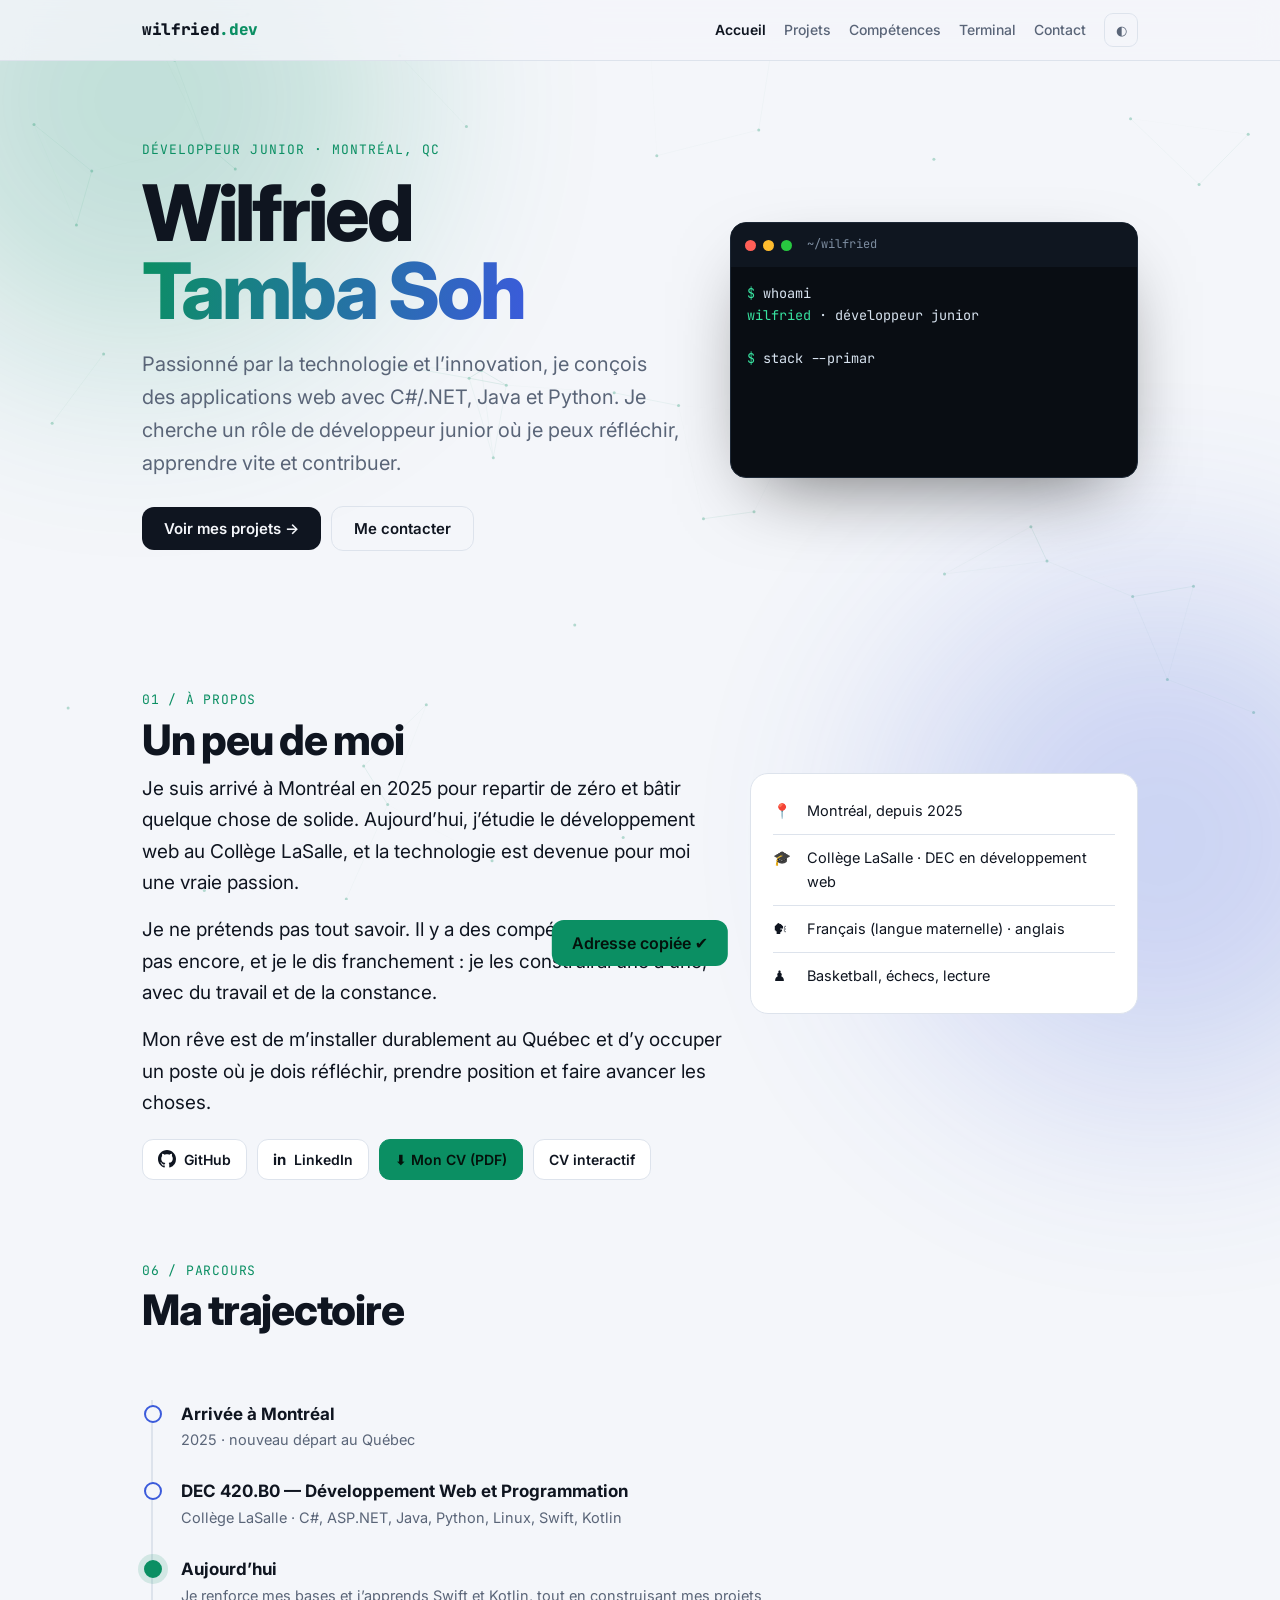
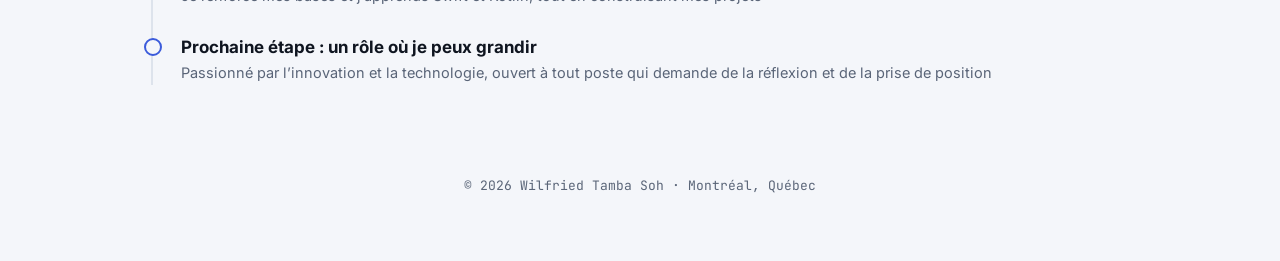
<file: index.html>
<head>
<meta charset="utf-8">
<meta name="viewport" content="width=device-width, initial-scale=1, viewport-fit=cover">
<title>Wilfried Tamba Soh — Développeur junior</title>
<link rel="preconnect" href="https://fonts.googleapis.com"><link rel="preconnect" href="https://fonts.gstatic.com" crossorigin>
<link href="https://fonts.googleapis.com/css2?family=Inter:wght@400;500;600;700;800&family=JetBrains+Mono:wght@400;500&display=swap" rel="stylesheet">
<link rel="stylesheet" href="style.css">
</head>
<body>
<canvas id="bg"></canvas><div class="blob b1"></div><div class="blob b2"></div>
<header class="nav"><div class="wrap">
<a class="logo mono" href="index.html">wilfried<span>.dev</span></a>
<a href="index.html" class="on">Accueil</a><a href="projets.html">Projets</a><a href="competences.html">Compétences</a><a href="terminal.html">Terminal</a><a href="contact.html">Contact</a>
<button id="theme" title="Changer le thème" aria-label="Changer le thème">◐</button></div></header>

<div class="wrap" id="top">
<div class="hero">
<div>
<div class="eyebrow mono">Développeur junior · Montréal, QC</div>
<h1>Wilfried<br><em>Tamba Soh</em></h1>
<p class="lead">Passionné par la technologie et l’innovation, je conçois des applications web avec C#/.NET, Java et Python. Je cherche un rôle de développeur junior où je peux réfléchir, apprendre vite et contribuer.</p>
<a class="btn" href="projets.html">Voir mes projets →</a><a class="btn alt" href="contact.html">Me contacter</a>
</div>
<div class="term mono"><div class="bar"><i></i><i></i><i></i><span>~/wilfried</span></div><div class="out" id="hterm"></div></div>
</div>
<section id="apropos" class="rv">
<div class="k mono">01 / À PROPOS</div><h2>Un peu de moi</h2>
<div class="ab"><div>
<p>Je suis arrivé à Montréal en 2025 pour repartir de zéro et bâtir quelque chose de solide. Aujourd’hui, j’étudie le développement web au Collège LaSalle, et la technologie est devenue pour moi une vraie passion.</p>
<p>Je ne prétends pas tout savoir. Il y a des compétences que je n’ai pas encore, et je le dis franchement : je les construirai une à une, avec du travail et de la constance.</p>
<p>Mon rêve est de m’installer durablement au Québec et d’y occuper un poste où je dois réfléchir, prendre position et faire avancer les choses.</p>
<div class="soc"><a class="sb" href="https://github.com/Tamba2004" target="_blank" rel="noopener"><svg viewBox="0 0 16 16"><path d="M8 0C3.58 0 0 3.58 0 8c0 3.54 2.29 6.53 5.47 7.59.4.07.55-.17.55-.38 0-.19-.01-.82-.01-1.49-2.01.37-2.53-.49-2.69-.94-.09-.23-.48-.94-.82-1.13-.28-.15-.68-.52-.01-.53.63-.01 1.08.58 1.23.82.72 1.21 1.87.87 2.33.66.07-.52.28-.87.51-1.07-1.78-.2-3.64-.89-3.64-3.95 0-.87.31-1.59.82-2.15-.08-.2-.36-1.02.08-2.12 0 0 .67-.21 2.2.82.64-.18 1.32-.27 2-.27.68 0 1.36.09 2 .27 1.53-1.04 2.2-.82 2.2-.82.44 1.1.16 1.92.08 2.12.51.56.82 1.27.82 2.15 0 3.07-1.87 3.75-3.65 3.95.29.25.54.73.54 1.48 0 1.07-.01 1.93-.01 2.2 0 .21.15.46.55.38A8.013 8.013 0 0016 8c0-4.42-3.58-8-8-8z"/></svg>GitHub</a><a class="sb" href="https://www.linkedin.com/in/wilfried-alan-tamba-soh-928bb1346/" target="_blank" rel="noopener"><b>in</b>LinkedIn</a><a class="sb cvb" href="cv-wilfried-tamba-soh.pdf" download>⬇ Mon CV (PDF)</a><a class="sb" href="cv.html">CV interactif</a></div>
</div>
<div class="c fact">
<div><span>📍</span>Montréal, depuis 2025</div><div><span>🎓</span>Collège LaSalle · DEC en développement web</div><div><span>🗣</span>Français (langue maternelle) · anglais</div><div><span>♟</span>Basketball, échecs, lecture</div>
</div></div></section>
<section id="parcours" class="rv">
<div class="k mono">06 / PARCOURS</div><h2>Ma trajectoire</h2><p class="sub">&nbsp;</p>
<div class="tl">
<div><b>Arrivée à Montréal</b><span>2025 · nouveau départ au Québec</span></div>
<div><b>DEC 420.B0 — Développement Web et Programmation</b><span>Collège LaSalle · C#, ASP.NET, Java, Python, Linux, Swift, Kotlin</span></div>
<div class="now"><b>Aujourd’hui</b><span>Je renforce mes bases et j’apprends Swift et Kotlin, tout en construisant mes projets</span></div>
<div><b>Prochaine étape : un rôle où je peux grandir</b><span>Passionné par l’innovation et la technologie, ouvert à tout poste qui demande de la réflexion et de la prise de position</span></div>
</div></section>
</div>
<footer class="mono">© 2026 Wilfried Tamba Soh · Montréal, Québec</footer>
<div id="toast">Adresse copiée ✔</div>
<script src="app.js"></script>
</body>
</html>
</file>
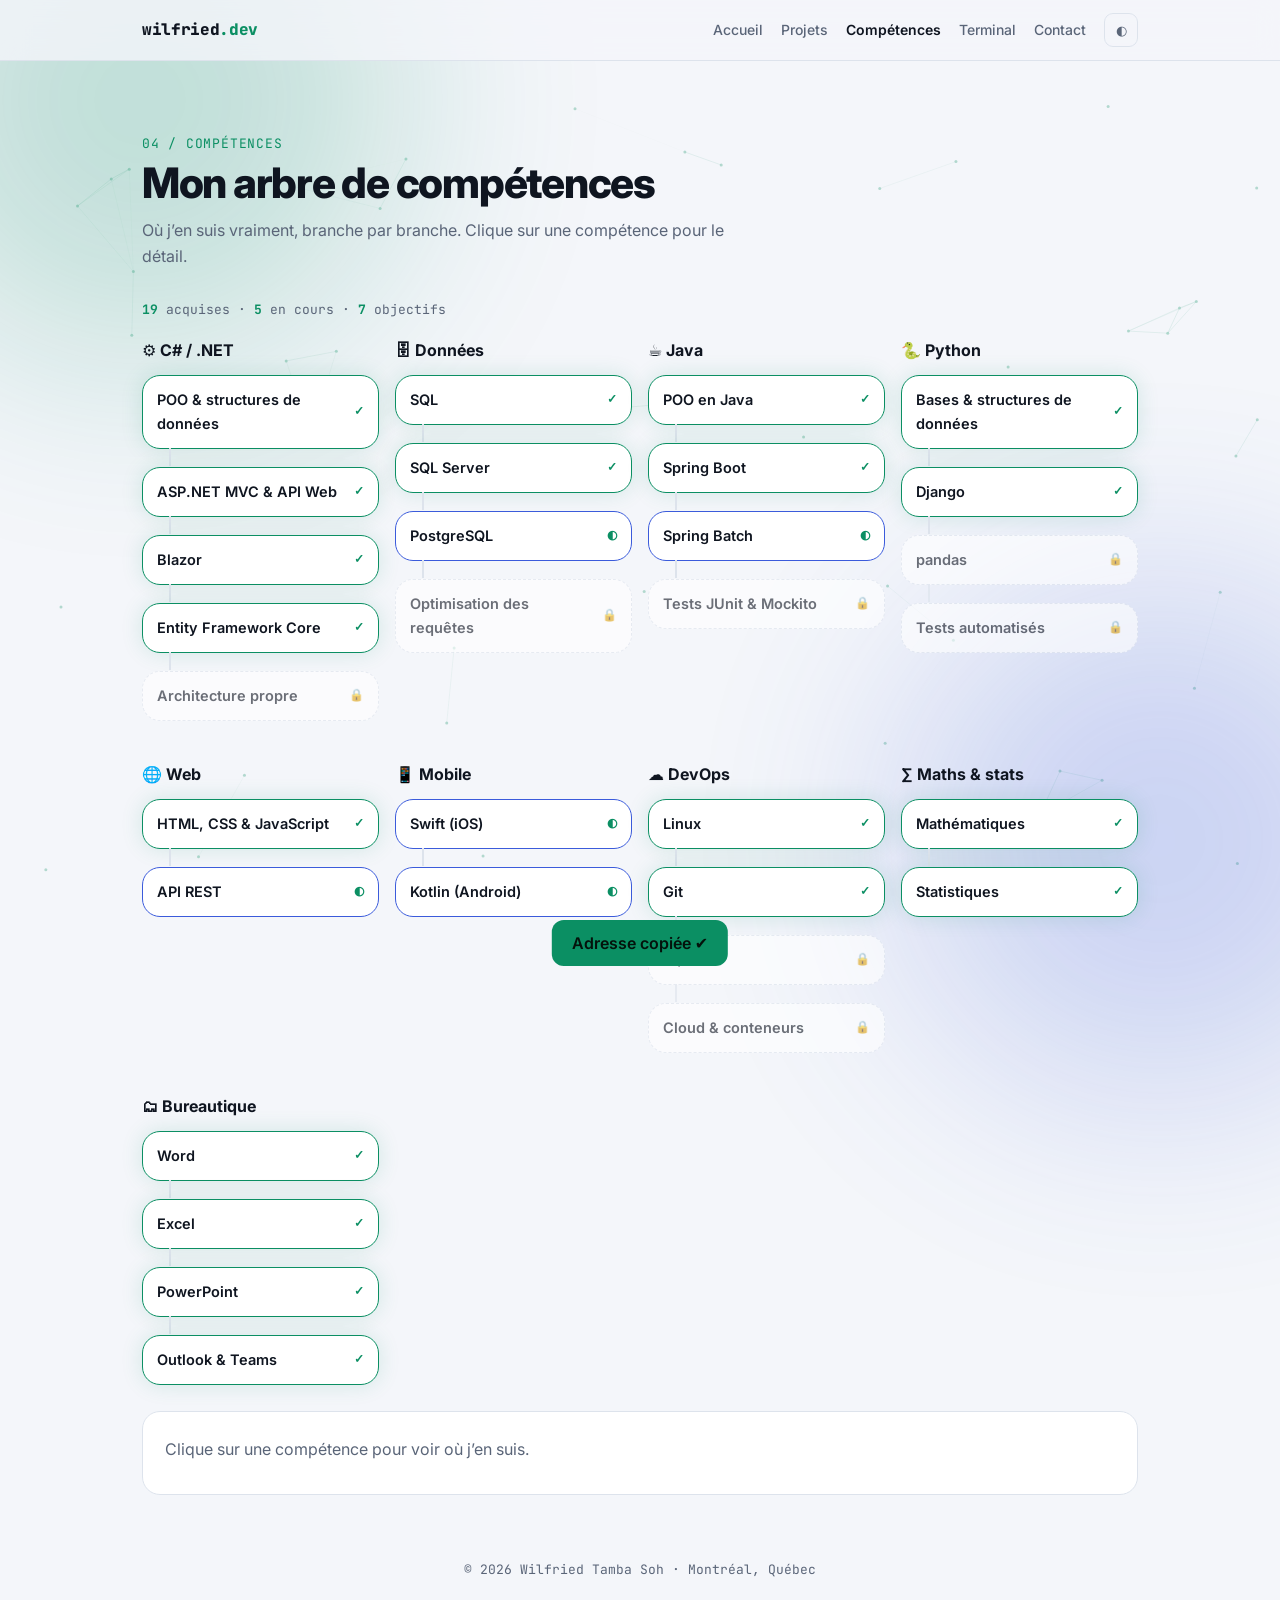
<file: competences.html>
<head>
<meta charset="utf-8">
<meta name="viewport" content="width=device-width, initial-scale=1, viewport-fit=cover">
<title>Compétences — Wilfried Tamba Soh</title>
<link rel="preconnect" href="https://fonts.googleapis.com"><link rel="preconnect" href="https://fonts.gstatic.com" crossorigin>
<link href="https://fonts.googleapis.com/css2?family=Inter:wght@400;500;600;700;800&family=JetBrains+Mono:wght@400;500&display=swap" rel="stylesheet">
<link rel="stylesheet" href="style.css">
</head>
<body>
<canvas id="bg"></canvas><div class="blob b1"></div><div class="blob b2"></div>
<header class="nav"><div class="wrap">
<a class="logo mono" href="index.html">wilfried<span>.dev</span></a>
<a href="index.html">Accueil</a><a href="projets.html">Projets</a><a href="competences.html" class="on">Compétences</a><a href="terminal.html">Terminal</a><a href="contact.html">Contact</a>
<button id="theme" title="Changer le thème" aria-label="Changer le thème">◐</button></div></header>

<div class="wrap" id="top">
<section id="skills" class="rv">
<div class="k mono">04 / COMPÉTENCES</div><h2>Mon arbre de compétences</h2><p class="sub">Où j’en suis vraiment, branche par branche. Clique sur une compétence pour le détail.</p>
<div class="lg mono" id="lg"></div><div class="tree" id="tree"></div>
<div class="c" id="ni"><p class="m0">Clique sur une compétence pour voir où j’en suis.</p></div></section>
</div>
<footer class="mono">© 2026 Wilfried Tamba Soh · Montréal, Québec</footer>
<div id="toast">Adresse copiée ✔</div>
<script src="app.js"></script>
</body>
</html>
</file>
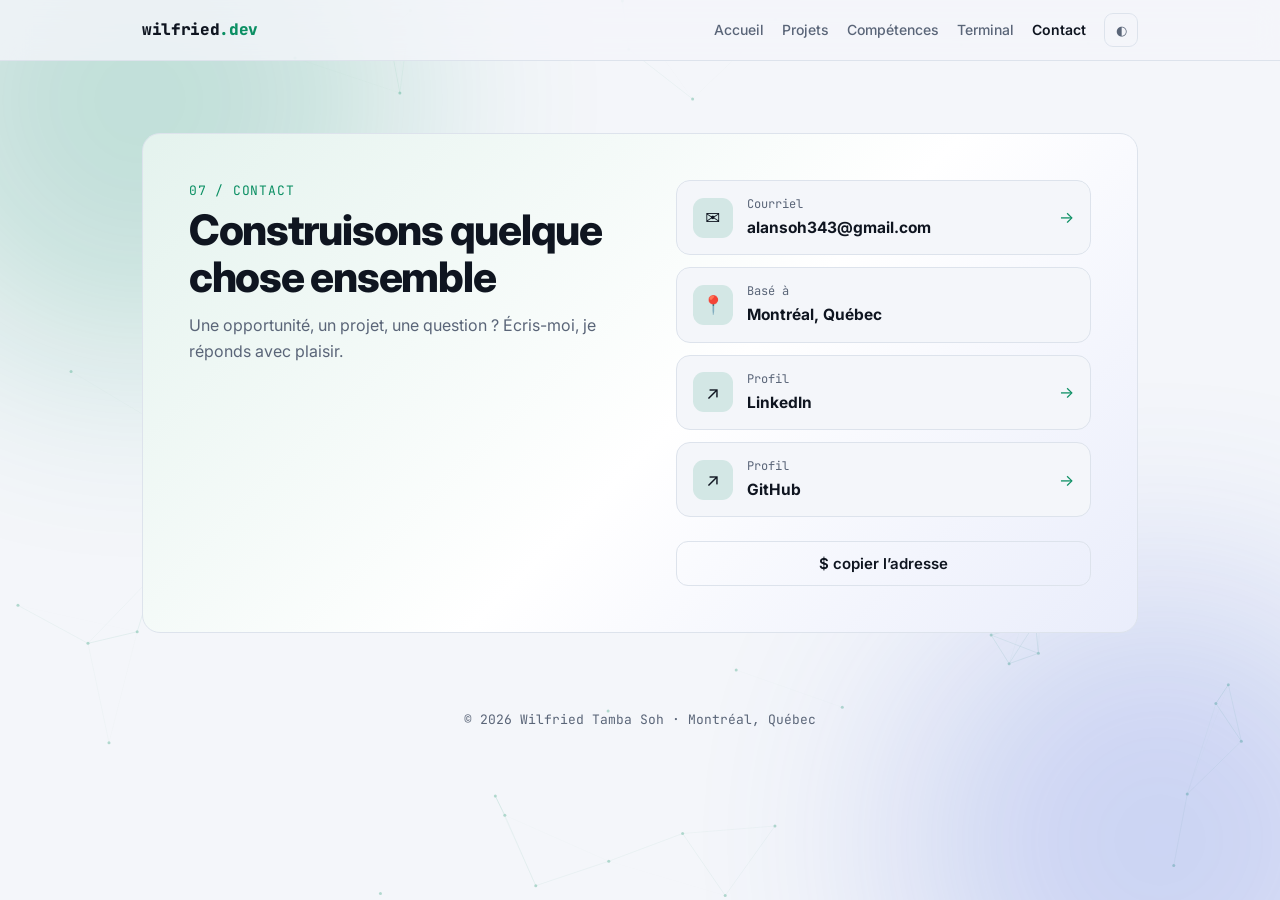
<file: contact.html>
<head>
<meta charset="utf-8">
<meta name="viewport" content="width=device-width, initial-scale=1, viewport-fit=cover">
<title>Contact — Wilfried Tamba Soh</title>
<link rel="preconnect" href="https://fonts.googleapis.com"><link rel="preconnect" href="https://fonts.gstatic.com" crossorigin>
<link href="https://fonts.googleapis.com/css2?family=Inter:wght@400;500;600;700;800&family=JetBrains+Mono:wght@400;500&display=swap" rel="stylesheet">
<link rel="stylesheet" href="style.css">
</head>
<body>
<canvas id="bg"></canvas><div class="blob b1"></div><div class="blob b2"></div>
<header class="nav"><div class="wrap">
<a class="logo mono" href="index.html">wilfried<span>.dev</span></a>
<a href="index.html">Accueil</a><a href="projets.html">Projets</a><a href="competences.html">Compétences</a><a href="terminal.html">Terminal</a><a href="contact.html" class="on">Contact</a>
<button id="theme" title="Changer le thème" aria-label="Changer le thème">◐</button></div></header>

<div class="wrap" id="top">
<section id="contact" class="rv" style="padding-bottom:20px">
<div class="c ct"><div><div class="k mono">07 / CONTACT</div><h2>Construisons quelque chose ensemble</h2><p class="sub">Une opportunité, un projet, une question ? Écris-moi, je réponds avec plaisir.</p></div>
<div class="ctr"><a class="row2" href="mailto:alansoh343@gmail.com"><span class="ic2">✉</span><span><small class="mono">Courriel</small><b>alansoh343@gmail.com</b></span><em>→</em></a>
<div class="row2"><span class="ic2">📍</span><span><small class="mono">Basé à</small><b>Montréal, Québec</b></span></div>
<div id="lk"></div><button class="btn alt mono" id="copy">$ copier l’adresse</button></div></div></section>
</div>
<footer class="mono">© 2026 Wilfried Tamba Soh · Montréal, Québec</footer>
<div id="toast">Adresse copiée ✔</div>
<script src="app.js"></script>
</body>
</html>
</file>
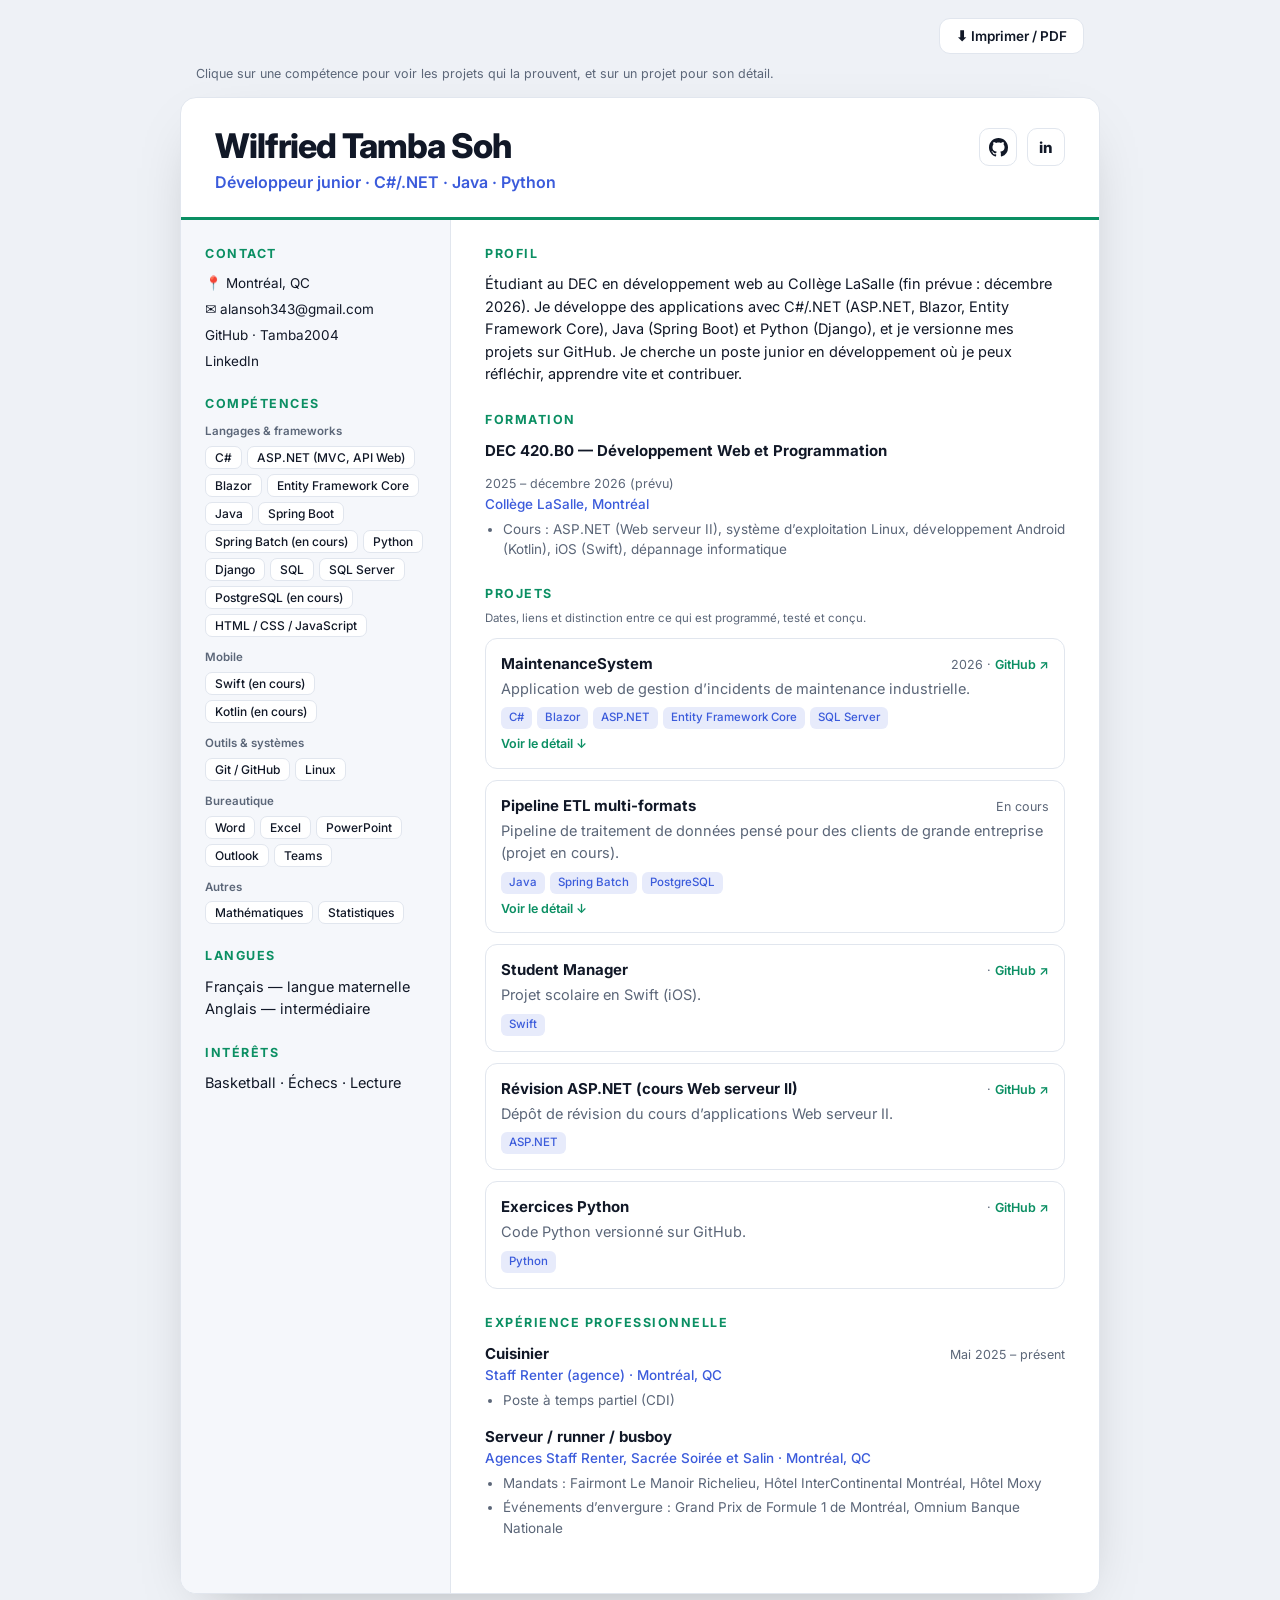
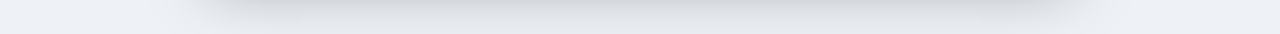
<file: cv.html>
<!DOCTYPE html>
<html lang="fr">
<head>
<meta charset="utf-8">
<meta name="viewport" content="width=device-width, initial-scale=1">
<title>CV — Wilfried Tamba Soh</title>
<link href="https://fonts.googleapis.com/css2?family=Inter:wght@400;500;600;700;800&display=swap" rel="stylesheet">
<style>
:root{--bg:#eef1f6;--paper:#fff;--text:#111827;--muted:#5b6678;--accent:#0b8f63;--accent2:#3b5bdb;--line:#e1e6ee;--side:#f5f7fb;color-scheme:light}
@media (prefers-color-scheme:dark){:root{--bg:#07090e;--paper:#0f141c;--text:#e8eef6;--muted:#93a0b3;--accent:#38e2a0;--accent2:#7aa5ff;--line:#1f2937;--side:#0b1017;color-scheme:dark}}
*{box-sizing:border-box}
body{margin:0;background:var(--bg);color:var(--text);font:14.5px/1.55 Inter,system-ui,-apple-system,"Segoe UI",sans-serif;-webkit-font-smoothing:antialiased}
.bar{max-width:920px;margin:18px auto 0;padding:0 16px;display:flex;gap:10px;flex-wrap:wrap;align-items:center}
.seg{display:inline-flex;border:1px solid var(--line);border-radius:11px;overflow:hidden;background:var(--paper)}
.seg button{border:0;background:none;color:var(--muted);padding:9px 16px;font:600 13.5px Inter,sans-serif;cursor:pointer}
.seg button.on{background:var(--accent);color:#04120b}
.btn{border:1px solid var(--line);background:var(--paper);color:var(--text);padding:9px 16px;border-radius:11px;font:600 13.5px Inter,sans-serif;cursor:pointer;margin-left:auto}
.hint{width:100%;font-size:12.5px;color:var(--muted)}
.cv{max-width:920px;margin:14px auto 40px;background:var(--paper);border:1px solid var(--line);border-radius:16px;overflow:hidden;box-shadow:0 20px 60px -30px rgba(0,0,0,.35)}
.hd{padding:30px 34px 22px;border-bottom:3px solid var(--accent);display:flex;gap:18px;justify-content:space-between;align-items:flex-start;flex-wrap:wrap}
.hd h1{margin:0;font-size:34px;letter-spacing:-.03em;line-height:1.05;font-weight:800}
.hd .t{margin:6px 0 0;color:var(--accent2);font-weight:600;font-size:16px}
.ic{display:flex;gap:10px}
.ic a{width:38px;height:38px;border-radius:10px;border:1px solid var(--line);display:grid;place-items:center;color:var(--text);text-decoration:none;font-weight:800;font-size:15px;transition:.2s}
.ic a:hover{border-color:var(--accent);color:var(--accent);transform:translateY(-2px)}
.ic svg{width:19px;height:19px;fill:currentColor}
.body{display:grid;grid-template-columns:270px 1fr}
aside{background:var(--side);padding:24px 24px 28px;border-right:1px solid var(--line)}
main{padding:24px 34px 30px}
h2{font-size:12.5px;letter-spacing:.12em;text-transform:uppercase;color:var(--accent);margin:0 0 10px;font-weight:700}
.sec{margin-bottom:24px;break-inside:avoid}
aside .sec{margin-bottom:22px}
.ct div{margin-bottom:5px;word-break:break-word;font-size:13.5px}.ct a{color:var(--text);text-decoration:none}.ct a:hover{color:var(--accent)}
.g{margin-bottom:12px}.g small{display:block;color:var(--muted);font-size:11.5px;margin-bottom:5px;font-weight:600}
.chips{display:flex;flex-wrap:wrap;gap:5px}
.chip{border:1px solid var(--line);background:var(--paper);color:var(--text);border-radius:7px;padding:3px 9px;font:500 12px Inter,sans-serif;cursor:pointer;transition:.15s}
.chip:hover{border-color:var(--accent)}.chip.on{background:var(--accent);border-color:var(--accent);color:#04120b}
.it{margin-bottom:14px;break-inside:avoid}
.row{display:flex;justify-content:space-between;gap:12px;flex-wrap:wrap;align-items:baseline}
.row b{font-size:15px}.dt{color:var(--muted);font-size:12.5px;white-space:nowrap}
.org{color:var(--accent2);font-weight:500;font-size:13.5px}
.it p,.it li{margin:3px 0;color:var(--muted);font-size:13.5px}.it ul{margin:4px 0 0;padding-left:18px}
.pj{border:1px solid var(--line);border-radius:12px;padding:13px 15px;margin-bottom:11px;transition:.2s;break-inside:avoid}
.pj.dim{opacity:.35}.pj.hit{border-color:var(--accent);box-shadow:0 0 0 3px color-mix(in srgb,var(--accent) 18%,transparent)}
.pj .lk{color:var(--accent);font-size:12.5px;font-weight:600;text-decoration:none}
.tg{display:flex;flex-wrap:wrap;gap:5px;margin:7px 0 2px}.tg span{font-size:11.5px;padding:2px 8px;border-radius:6px;background:color-mix(in srgb,var(--accent2) 12%,transparent);color:var(--accent2);font-weight:500}
.det{display:none;margin-top:8px}.pj.open .det{display:block}
.det h4{margin:9px 0 2px;font-size:11.5px;letter-spacing:.06em;text-transform:uppercase;color:var(--accent)}
.more{background:none;border:0;color:var(--accent);font:600 12.5px Inter,sans-serif;cursor:pointer;padding:0;margin-top:5px}
.sub{font-size:11.5px;color:var(--muted);margin:-4px 0 10px}
@media(max-width:760px){.body{grid-template-columns:1fr}aside{border-right:0;border-bottom:1px solid var(--line)}.hd,main{padding-left:20px;padding-right:20px}}
@media print{
@page{size:letter;margin:12mm}
:root{--bg:#fff;--paper:#fff;--text:#111;--muted:#444;--accent:#0b7d57;--accent2:#2a45b0;--line:#d6dbe3;--side:#f4f6fa;color-scheme:light}
body{font-size:11.5px;background:#fff;-webkit-print-color-adjust:exact;print-color-adjust:exact}
.bar,.more,.hint,.sub{display:none!important}.cv{margin:0;border:0;border-radius:0;box-shadow:none;max-width:none}
.det{display:block!important}.pj.dim{opacity:1}.hd{padding:0 0 12px}.hd h1{font-size:28px}.ic{display:none}
aside{padding:14px}main{padding:14px 0 0 22px}.body{grid-template-columns:215px 1fr}
.sec,.pj,.it{break-inside:avoid}.pjs{break-inside:auto}h2{break-after:avoid}}
</style>
</head>
<body>
<div class="bar">
<div class="seg" id="seg"></div>
<button class="btn" onclick="window.print()">⬇ Imprimer / PDF</button>
<div class="hint">Clique sur une compétence pour voir les projets qui la prouvent, et sur un projet pour son détail.</div>
</div>
<div class="cv">
<header class="hd"><div><h1 id="nom"></h1><p class="t" id="ttl"></p></div><div class="ic" id="ic"></div></header>
<div class="body"><aside id="side"></aside><main id="main"></main></div>
</div>
<script>
const $=s=>document.querySelector(s);

/* =====================  DONNÉES  (modifie seulement cette partie)  ===================== */
const AFFICHER_TELEPHONE=false;   // mets true pour la version envoyée aux employeurs (pas pour le web public)
const ID={nom:'Wilfried Tamba Soh',email:'alansoh343@gmail.com',tel:'514-941-8284',ville:'Montréal, QC',
github:'https://github.com/Tamba2004',linkedin:'https://www.linkedin.com/in/wilfried-alan-tamba-soh-928bb1346/'};

const VERSIONS={
dev:{label:'Développement',titre:'Développeur junior · C#/.NET · Java · Python',
profil:'Étudiant au DEC en développement web au Collège LaSalle (fin prévue : décembre 2026). Je développe des applications avec C#/.NET (ASP.NET, Blazor, Entity Framework Core), Java (Spring Boot) et Python (Django), et je versionne mes projets sur GitHub. Je cherche un poste junior en développement où je peux réfléchir, apprendre vite et contribuer.',
ordre:[0,1,2,3,4]}
};

/* Chaque groupe : [titre, [compétences]] — « Nom|clé » permet de relier la compétence aux projets */
const COMP=[
['Langages & frameworks',['C#','ASP.NET (MVC, API Web)|ASP.NET','Blazor','Entity Framework Core','Java','Spring Boot','Spring Batch (en cours)','Python','Django','SQL','SQL Server','PostgreSQL (en cours)','HTML / CSS / JavaScript']],
['Mobile',['Swift (en cours)','Kotlin (en cours)']],
['Outils & systèmes',['Git / GitHub','Linux']],
['Bureautique',['Word','Excel','PowerPoint','Outlook','Teams']],
['Autres',['Mathématiques','Statistiques']]];

const FORMATION=[{titre:'DEC 420.B0 — Développement Web et Programmation',org:'Collège LaSalle, Montréal',dates:'2025 – décembre 2026 (prévu)',
pts:['Cours : ASP.NET (Web serveur II), système d’exploitation Linux, développement Android (Kotlin), iOS (Swift), dépannage informatique']}];

/* programme = ce qui est réellement programmé · teste = ce qui est testé · concu = conçu, pas encore implémenté */
const PROJETS=[
{v:['dev','sup'],nom:'MaintenanceSystem',date:'2026',lien:'https://github.com/Tamba2004/maintenance-incident-management',
tech:['C#','Blazor','ASP.NET','Entity Framework Core','SQL Server'],
resume:'Application web de gestion d’incidents de maintenance industrielle.',
programme:['Gestion complète (création, modification, suppression) des incidents, des équipements et des techniciens','Cycle de statut d’un incident : Ouvert → Assigné → En cours → Résolu','Assignation d’un technicien à un incident','Tableau de bord de statistiques','Base de données SQL Server avec migrations Entity Framework Core'],
teste:[],concu:[]},
{v:['dev'],nom:'Pipeline ETL multi-formats',date:'En cours',lien:'',
tech:['Java','Spring Batch','PostgreSQL'],
resume:'Pipeline de traitement de données pensé pour des clients de grande entreprise (projet en cours).',
programme:[],teste:[],
concu:['Lecture de plusieurs formats de fichiers et de données réelles (météo d’Environnement Canada)','Règles de validation et gestion des erreurs partielles','Rapports d’exécution lisibles']},
{v:['dev'],nom:'Student Manager',date:'',lien:'https://github.com/Tamba2004/Student_Manager',tech:['Swift'],resume:'Projet scolaire en Swift (iOS).',programme:[],teste:[],concu:[]},
{v:['dev'],nom:'Révision ASP.NET (cours Web serveur II)',date:'',lien:'https://github.com/Tamba2004/dw4_aspnet-revision',tech:['ASP.NET'],resume:'Dépôt de révision du cours d’applications Web serveur II.',programme:[],teste:[],concu:[]},
{v:['dev'],nom:'Exercices Python',date:'',lien:'https://github.com/Tamba2004/python',tech:['Python'],resume:'Code Python versionné sur GitHub.',programme:[],teste:[],concu:[]}
/* --- MODÈLE POUR AJOUTER UN PROJET (EcoRoute AI, etc.) : décommente, remplis, sépare par une virgule ---
,{v:['dev'],nom:'EcoRoute AI',date:'mois année',lien:'https://github.com/…',tech:['Python'],resume:'Une phrase.',
programme:['Ce que tu as réellement programmé'],teste:['Ce que tu as réellement testé'],concu:['Ce que tu as conçu mais pas encore codé']}
*/];

const EXPERIENCE=[
{v:['dev','sup'],poste:'Cuisinier',org:'Staff Renter (agence)',lieu:'Montréal, QC',dates:'Mai 2025 – présent',pts:['Poste à temps partiel (CDI)']},
{v:['dev','sup'],poste:'Serveur / runner / busboy',org:'Agences Staff Renter, Sacrée Soirée et Salin',lieu:'Montréal, QC',dates:'',pts:['Mandats : Fairmont Le Manoir Richelieu, Hôtel InterContinental Montréal, Hôtel Moxy','Événements d’envergure : Grand Prix de Formule 1 de Montréal, Omnium Banque Nationale']}

/* --- MODÈLE : expérience en informatique (à placer en PREMIER dans la liste) ---
,{v:['dev','sup'],poste:'Titre du poste',org:'Employeur',lieu:'Ville',dates:'Nov. 2023 – déc. 2024',pts:['Réalisation concrète 1','Réalisation concrète 2']}
*/];
const LANGUES=['Français — langue maternelle','Anglais — intermédiaire'];
const INTERETS='Basketball · Échecs · Lecture';
/* =====================  FIN DES DONNÉES  ===================== */

const GH='<svg viewBox="0 0 16 16"><path d="M8 0C3.58 0 0 3.58 0 8c0 3.54 2.29 6.53 5.47 7.59.4.07.55-.17.55-.38 0-.19-.01-.82-.01-1.49-2.01.37-2.53-.49-2.69-.94-.09-.23-.48-.94-.82-1.13-.28-.15-.68-.52-.01-.53.63-.01 1.08.58 1.23.82.72 1.21 1.87.87 2.33.66.07-.52.28-.87.51-1.07-1.78-.2-3.64-.89-3.64-3.95 0-.87.31-1.59.82-2.15-.08-.2-.36-1.02.08-2.12 0 0 .67-.21 2.2.82.64-.18 1.32-.27 2-.27.68 0 1.36.09 2 .27 1.53-1.04 2.2-.82 2.2-.82.44 1.1.16 1.92.08 2.12.51.56.82 1.27.82 2.15 0 3.07-1.87 3.75-3.65 3.95.29.25.54.73.54 1.48 0 1.07-.01 1.93-.01 2.2 0 .21.15.46.55.38A8.013 8.013 0 0016 8c0-4.42-3.58-8-8-8z"/></svg>';
const key=c=>c.includes('|')?c.split('|')[1]:c.replace(/ \(en cours\)$/,'');
const lab=c=>c.split('|')[0];
let cur=location.hash==='#soutien'?'sup':'dev',hl=null;

function render(){
const V=VERSIONS[cur];
$('#nom').textContent=ID.nom;$('#ttl').textContent=V.titre;
$('#ic').innerHTML=`<a href="${ID.github}" target="_blank" rel="noopener" aria-label="GitHub">${GH}</a><a href="${ID.linkedin}" target="_blank" rel="noopener" aria-label="LinkedIn">in</a>`;
$('#seg').style.display=Object.keys(VERSIONS).length>1?'':'none';$('#seg').innerHTML=Object.entries(VERSIONS).map(([k,v])=>`<button class="${k===cur?'on':''}" data-v="${k}">${v.label}</button>`).join('');
const groups=V.ordre.map(i=>COMP[i]);
$('#side').innerHTML=`<div class="sec ct"><h2>Contact</h2><div>📍 ${ID.ville}</div><div>✉ <a href="mailto:${ID.email}">${ID.email}</a></div>${AFFICHER_TELEPHONE?`<div>☎ ${ID.tel}</div>`:''}<div><a href="${ID.github}" target="_blank" rel="noopener">GitHub · Tamba2004</a></div><div><a href="${ID.linkedin}" target="_blank" rel="noopener">LinkedIn</a></div></div>
<div class="sec"><h2>Compétences</h2>${groups.map(([g,items])=>`<div class="g"><small>${g}</small><div class="chips">${items.map(c=>`<button class="chip${hl===key(c)?' on':''}" data-k="${key(c)}">${lab(c)}</button>`).join('')}</div></div>`).join('')}</div>
<div class="sec"><h2>Langues</h2>${LANGUES.map(l=>`<div>${l}</div>`).join('')}</div>
<div class="sec"><h2>Intérêts</h2><div>${INTERETS}</div></div>`;
const pj=PROJETS.filter(p=>p.v.includes(cur));
const bl=(t,a)=>a.length?`<h4>${t}</h4><ul>${a.map(x=>`<li>${x}</li>`).join('')}</ul>`:'';
$('#main').innerHTML=`<div class="sec"><h2>Profil</h2><p style="margin:0">${V.profil}</p></div>
<div class="sec"><h2>Formation</h2>${FORMATION.map(f=>`<div class="it"><div class="row"><b>${f.titre}</b><span class="dt">${f.dates}</span></div><div class="org">${f.org}</div><ul>${f.pts.map(x=>`<li>${x}</li>`).join('')}</ul></div>`).join('')}</div>
<div class="sec pjs"><h2>Projets</h2><div class="sub">Dates, liens et distinction entre ce qui est programmé, testé et conçu.</div>${pj.map((p,i)=>{const m=hl&&p.tech.includes(hl);const d=p.programme.length||p.teste.length||p.concu.length;
return `<div class="pj${hl?(m?' hit':' dim'):''}"><div class="row"><b>${p.nom}</b><span class="dt">${p.date}${p.lien?` · <a class="lk" href="${p.lien}" target="_blank" rel="noopener">GitHub ↗</a>`:''}</span></div><p style="margin:3px 0;color:var(--muted)">${p.resume}</p><div class="tg">${p.tech.map(t=>`<span>${t}</span>`).join('')}</div>${d?`<div class="det">${bl('Programmé',p.programme)}${bl('Testé',p.teste)}${bl('Conçu (pas encore implémenté)',p.concu)}</div><button class="more" data-o="${i}">Voir le détail ↓</button>`:''}</div>`}).join('')}</div>
<div class="sec"><h2>Expérience professionnelle</h2>${EXPERIENCE.filter(e=>e.v.includes(cur)).map(e=>`<div class="it"><div class="row"><b>${e.poste}</b>${e.dates?`<span class="dt">${e.dates}</span>`:''}</div><div class="org">${e.org}${e.lieu?' · '+e.lieu:''}</div>${e.pts.length?`<ul>${e.pts.map(x=>`<li>${x}</li>`).join('')}</ul>`:''}</div>`).join('')}</div>`;
}
document.addEventListener('click',e=>{
const v=e.target.closest('[data-v]');if(v){cur=v.dataset.v;hl=null;render();return}
const k=e.target.closest('[data-k]');if(k){hl=hl===k.dataset.k?null:k.dataset.k;render();return}
const o=e.target.closest('[data-o]');if(o){const c=o.closest('.pj');c.classList.toggle('open');o.textContent=c.classList.contains('open')?'Masquer ↑':'Voir le détail ↓'}});
render();
</script>
</body>
</html>
</file>
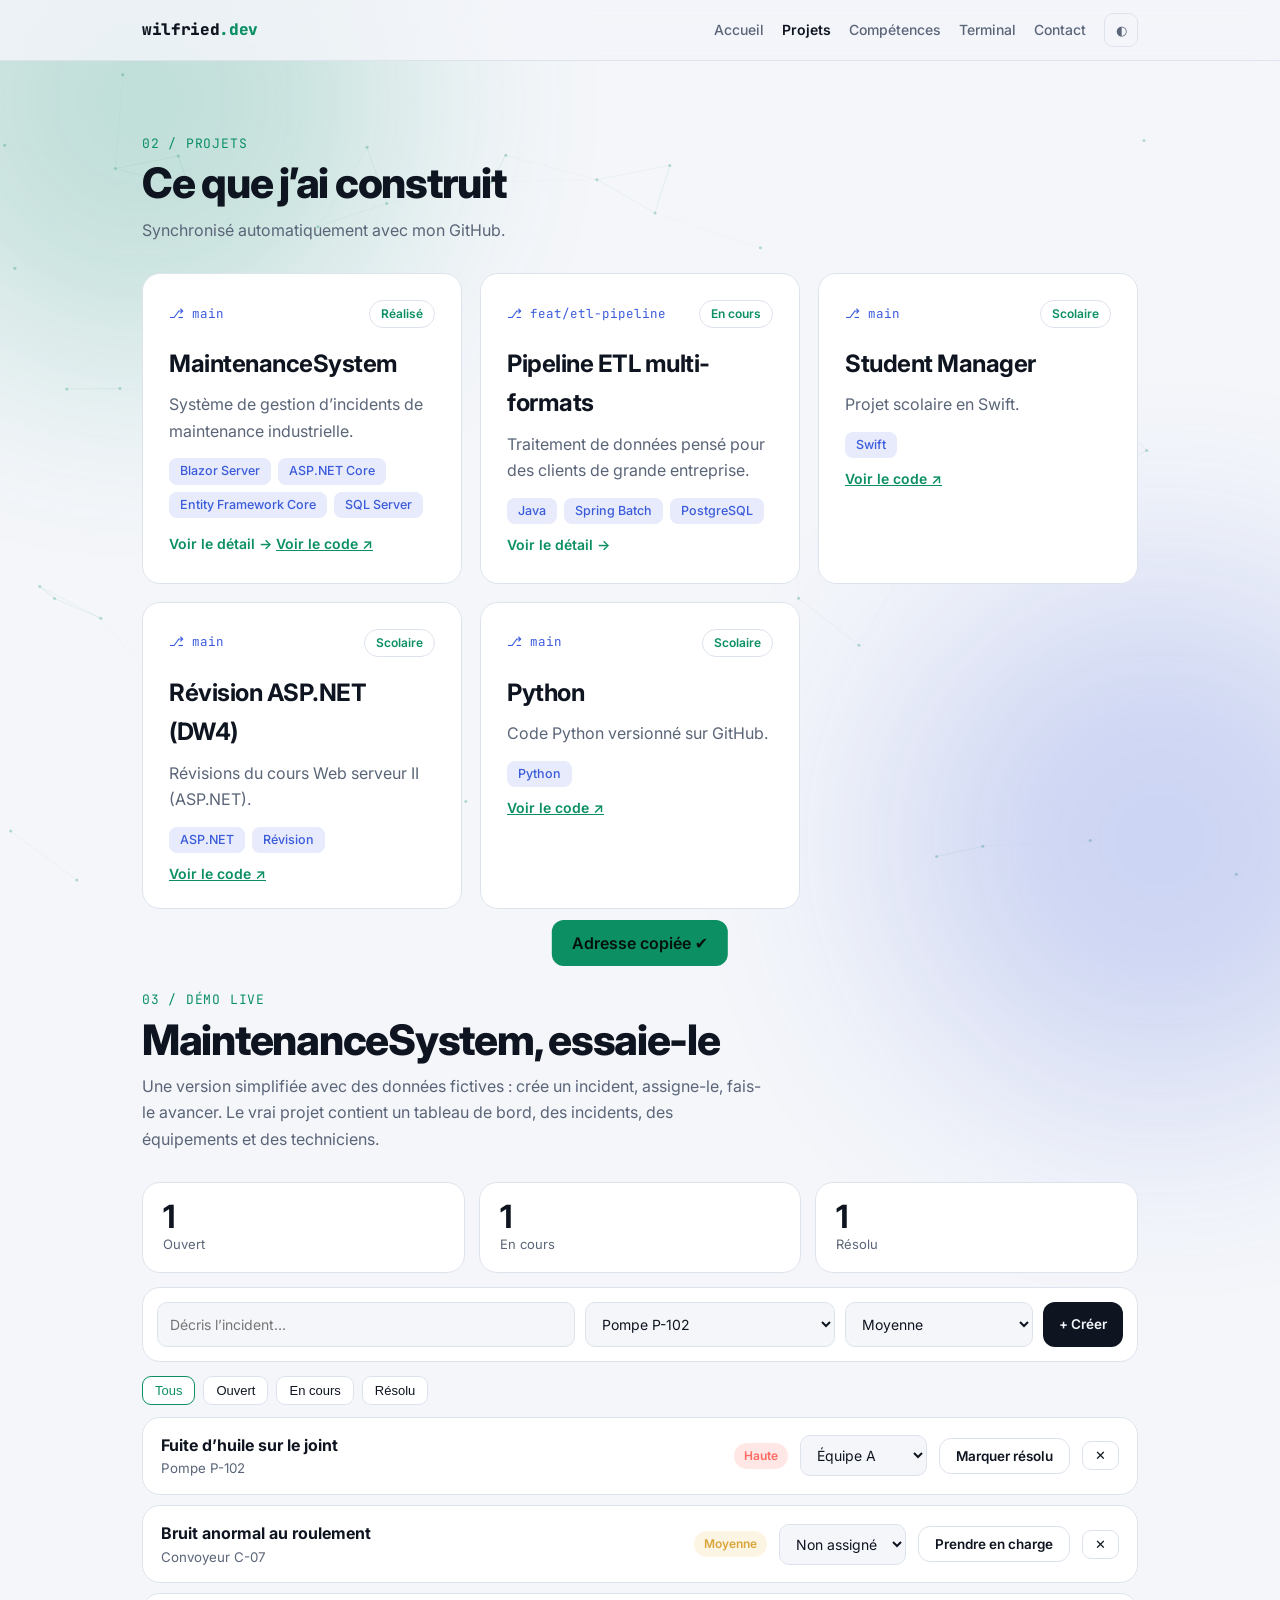
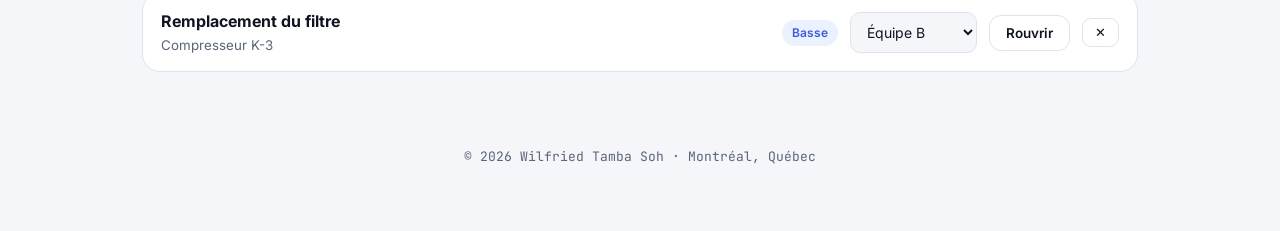
<file: projets.html>
<head>
<meta charset="utf-8">
<meta name="viewport" content="width=device-width, initial-scale=1, viewport-fit=cover">
<title>Projets — Wilfried Tamba Soh</title>
<link rel="preconnect" href="https://fonts.googleapis.com"><link rel="preconnect" href="https://fonts.gstatic.com" crossorigin>
<link href="https://fonts.googleapis.com/css2?family=Inter:wght@400;500;600;700;800&family=JetBrains+Mono:wght@400;500&display=swap" rel="stylesheet">
<link rel="stylesheet" href="style.css">
</head>
<body>
<canvas id="bg"></canvas><div class="blob b1"></div><div class="blob b2"></div>
<header class="nav"><div class="wrap">
<a class="logo mono" href="index.html">wilfried<span>.dev</span></a>
<a href="index.html">Accueil</a><a href="projets.html" class="on">Projets</a><a href="competences.html">Compétences</a><a href="terminal.html">Terminal</a><a href="contact.html">Contact</a>
<button id="theme" title="Changer le thème" aria-label="Changer le thème">◐</button></div></header>

<div class="wrap" id="top">
<section id="projets" class="rv">
<div class="k mono">02 / PROJETS</div><h2>Ce que j’ai construit</h2><p class="sub">Synchronisé automatiquement avec mon GitHub.</p>
<div class="projs" id="projs"></div></section>
<section id="demo" class="rv">
<div class="k mono">03 / DÉMO LIVE</div><h2>MaintenanceSystem, essaie-le</h2><p class="sub">Une version simplifiée avec des données fictives : crée un incident, assigne-le, fais-le avancer. Le vrai projet contient un tableau de bord, des incidents, des équipements et des techniciens.</p>
<div class="dash" id="kp"></div>
<div class="c nw"><input id="nt" placeholder="Décris l’incident…" aria-label="Titre de l’incident"><select id="ne" aria-label="Équipement"></select><select id="np" aria-label="Priorité"></select><button class="btn sm" id="nb">+ Créer</button></div>
<div class="fl" id="fl"></div><div id="il"></div></section>
</div>
<footer class="mono">© 2026 Wilfried Tamba Soh · Montréal, Québec</footer>
<div id="toast">Adresse copiée ✔</div>
<script src="app.js"></script>
</body>
</html>
</file>
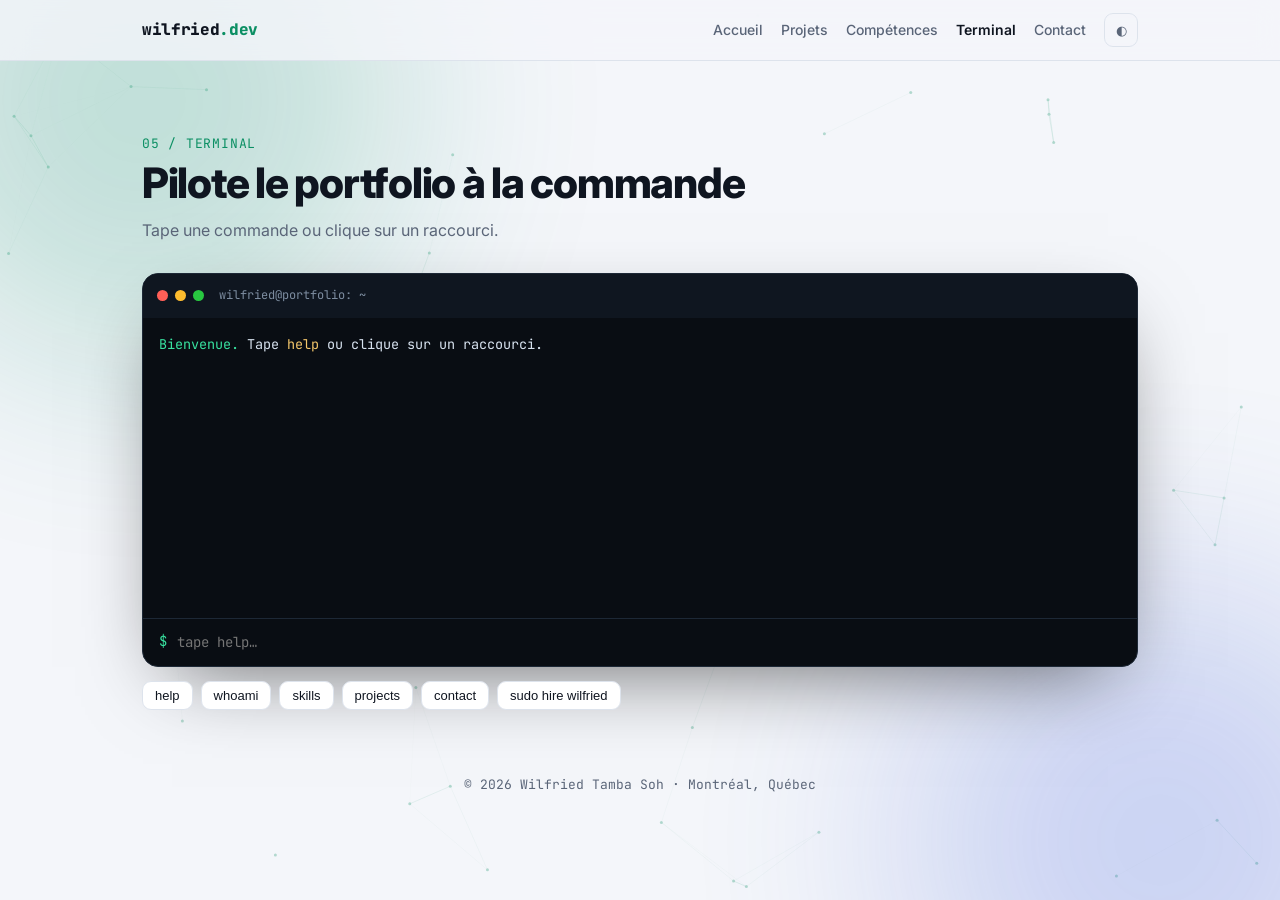
<file: terminal.html>
<head>
<meta charset="utf-8">
<meta name="viewport" content="width=device-width, initial-scale=1, viewport-fit=cover">
<title>Terminal — Wilfried Tamba Soh</title>
<link rel="preconnect" href="https://fonts.googleapis.com"><link rel="preconnect" href="https://fonts.gstatic.com" crossorigin>
<link href="https://fonts.googleapis.com/css2?family=Inter:wght@400;500;600;700;800&family=JetBrains+Mono:wght@400;500&display=swap" rel="stylesheet">
<link rel="stylesheet" href="style.css">
</head>
<body>
<canvas id="bg"></canvas><div class="blob b1"></div><div class="blob b2"></div>
<header class="nav"><div class="wrap">
<a class="logo mono" href="index.html">wilfried<span>.dev</span></a>
<a href="index.html">Accueil</a><a href="projets.html">Projets</a><a href="competences.html">Compétences</a><a href="terminal.html" class="on">Terminal</a><a href="contact.html">Contact</a>
<button id="theme" title="Changer le thème" aria-label="Changer le thème">◐</button></div></header>

<div class="wrap" id="top">
<section id="terminal" class="rv">
<div class="k mono">05 / TERMINAL</div><h2>Pilote le portfolio à la commande</h2><p class="sub">Tape une commande ou clique sur un raccourci.</p>
<div class="term mono"><div class="bar"><i></i><i></i><i></i><span>wilfried@portfolio: ~</span></div><div class="out" id="out"></div>
<div class="inp"><span>$</span><input id="in" autocomplete="off" spellcheck="false" aria-label="Commande" placeholder="tape help…"></div></div>
<div class="chips mono" id="chips"></div></section>
</div>
<footer class="mono">© 2026 Wilfried Tamba Soh · Montréal, Québec</footer>
<div id="toast">Adresse copiée ✔</div>
<script src="app.js"></script>
</body>
</html>
</file>
<file: style.css>
:root{--bg:#f4f6fa;--surface:#fff;--text:#0f1520;--muted:#5a6578;--accent:#0b8f63;--accent2:#3b5bdb;--border:#dde3ec;--glow:rgba(11,143,99,.14);--nav:rgba(244,246,250,.8);color-scheme:light;
box-sizing:border-box;padding-top:env(safe-area-inset-top,0px);padding-bottom:env(safe-area-inset-bottom,0px)}
@media (prefers-color-scheme:dark){:root:not([data-theme="light"]){--bg:#06080d;--surface:#0e131b;--text:#eaf0f8;--muted:#8d99ab;--accent:#38e2a0;--accent2:#7aa5ff;--border:#1b2431;--glow:rgba(56,226,160,.16);--nav:rgba(6,8,13,.75);color-scheme:dark}}
:root[data-theme="dark"]{--bg:#06080d;--surface:#0e131b;--text:#eaf0f8;--muted:#8d99ab;--accent:#38e2a0;--accent2:#7aa5ff;--border:#1b2431;--glow:rgba(56,226,160,.16);--nav:rgba(6,8,13,.75);color-scheme:dark}
*{box-sizing:border-box}
html{scroll-behavior:smooth;scroll-padding-top:calc(70px + env(safe-area-inset-top,0px))}
body{margin:0;background:var(--bg);color:var(--text);font:16px/1.65 Inter,system-ui,-apple-system,"Segoe UI",sans-serif;-webkit-font-smoothing:antialiased;overflow-x:hidden}
body::before{content:"";position:fixed;inset:0 0 auto;height:env(safe-area-inset-top,0px);background:var(--nav);z-index:30}
.mono{font-family:"JetBrains Mono",ui-monospace,Menlo,Consolas,monospace}
#bg{position:fixed;inset:0;width:100%;height:100%;z-index:0;opacity:.4;pointer-events:none}
.blob{position:fixed;width:520px;height:520px;border-radius:50%;filter:blur(110px);opacity:.22;z-index:0;pointer-events:none}
.b1{background:var(--accent);top:-160px;left:-120px}.b2{background:var(--accent2);bottom:-200px;right:-140px}
.wrap{position:relative;z-index:1;max-width:1040px;margin:0 auto;padding:0 22px}
header.nav{position:sticky;top:env(safe-area-inset-top,0px);z-index:20;background:var(--nav);backdrop-filter:blur(14px);-webkit-backdrop-filter:blur(14px);border-bottom:1px solid var(--border)}
header.nav .wrap{display:flex;align-items:center;gap:18px;height:60px}
.logo{font-weight:800;letter-spacing:-.02em;margin-right:auto;color:var(--text);text-decoration:none}
.logo span{color:var(--accent)}
header.nav a:not(.logo){color:var(--muted);text-decoration:none;font-size:14px;font-weight:500}
header.nav a:not(.logo):hover{color:var(--text)}
#theme{background:none;border:1px solid var(--border);color:var(--muted);border-radius:9px;width:34px;height:34px;cursor:pointer}
@media(max-width:720px){header.nav a:not(.logo){display:none}}
.hero{display:grid;grid-template-columns:1.15fr .85fr;gap:36px;align-items:center;padding:78px 0 56px}
@media(max-width:860px){.hero{grid-template-columns:1fr;padding-top:48px}}
.eyebrow{color:var(--accent);font-size:13px;letter-spacing:.08em;text-transform:uppercase}
h1{font-size:clamp(42px,7.4vw,78px);line-height:1;margin:14px 0 18px;letter-spacing:-.04em;font-weight:800}
h1 em{font-style:normal;background:linear-gradient(100deg,var(--accent),var(--accent2));-webkit-background-clip:text;background-clip:text;color:transparent}
.lead{font-size:clamp(17px,2.2vw,20px);color:var(--muted);max-width:540px;margin:0 0 26px}
.btn{display:inline-flex;align-items:center;gap:8px;padding:12px 22px;border-radius:12px;background:var(--text);color:var(--bg);font-weight:600;text-decoration:none;border:0;cursor:pointer;font:600 15px Inter,sans-serif;margin:0 10px 10px 0;transition:.2s}
.btn.alt{background:transparent;color:var(--text);border:1px solid var(--border)}
.btn:hover{transform:translateY(-2px);box-shadow:0 10px 30px var(--glow)}
.term{background:#090d13;color:#d8e3f0;border:1px solid #1d2836;border-radius:16px;overflow:hidden;box-shadow:0 30px 80px -30px rgba(0,0,0,.6)}
.bar{display:flex;gap:7px;padding:12px 14px;background:#0f1620;align-items:center;font-size:12px;color:#7d8da0}
.bar i{width:11px;height:11px;border-radius:50%;background:#ff5f57}.bar i:nth-child(2){background:#febc2e}.bar i:nth-child(3){background:#28c840}.bar span{margin-left:8px}
.out{padding:16px;font-size:13.5px;line-height:1.6;overflow:auto;white-space:pre-wrap;word-break:break-word}
.g{color:#38e2a0}.b{color:#7aa5ff}.y{color:#f5c76b}.m{color:#7d8da0}.r{color:#ff7b72}
#hterm{height:210px}
.inp{display:flex;gap:8px;padding:11px 16px;border-top:1px solid #1d2836;font-size:14px}
.inp span{color:#38e2a0}.inp input{flex:1;background:none;border:0;outline:0;color:#d8e3f0;font:inherit;min-width:0}
section{padding:72px 0 8px}
.k{font-size:13px;color:var(--accent);letter-spacing:.06em}
h2{font-size:clamp(28px,4.4vw,42px);letter-spacing:-.03em;margin:6px 0 10px;line-height:1.1;font-weight:800}
.sub{color:var(--muted);max-width:620px;margin:0 0 30px}
.c{position:relative;background:var(--surface);border:1px solid var(--border);border-radius:18px;overflow:hidden;transition:border-color .25s,transform .25s}
.c::before{content:"";position:absolute;inset:0;background:radial-gradient(360px circle at var(--mx,-200px) var(--my,-200px),var(--glow),transparent 60%);pointer-events:none;opacity:0;transition:opacity .25s}
.c:hover::before{opacity:1}.c:hover{border-color:color-mix(in srgb,var(--accent) 55%,var(--border))}
.projs{display:grid;gap:18px;grid-template-columns:repeat(auto-fit,minmax(300px,1fr))}
.proj{padding:26px}
.top{display:flex;justify-content:space-between;align-items:center;margin-bottom:16px}
.br{font-size:12.5px;color:var(--accent2)}
.pill{font-size:12px;padding:3px 11px;border-radius:99px;border:1px solid var(--border);color:var(--accent);font-weight:600}
.proj h3{font-size:24px;margin:0 0 8px;letter-spacing:-.02em}
.proj p{color:var(--muted);margin:0 0 14px}
.tags{display:flex;flex-wrap:wrap;gap:7px;margin-bottom:12px}
.tag{font-size:12.5px;padding:3px 11px;border-radius:8px;background:color-mix(in srgb,var(--accent2) 12%,transparent);color:var(--accent2);font-weight:500}
.more{max-height:0;overflow:hidden;transition:max-height .4s;margin:0;padding-left:18px;color:var(--muted);font-size:14.5px}
.proj.open .more{max-height:200px;margin-bottom:12px}
.link{background:none;border:0;color:var(--accent);font:600 14px Inter,sans-serif;cursor:pointer;padding:0}
.dash{display:grid;gap:14px;grid-template-columns:repeat(3,1fr);margin-bottom:14px}
.kpi{padding:16px 20px}.kpi b{font-size:32px;display:block;letter-spacing:-.02em;line-height:1.1}.kpi span{color:var(--muted);font-size:13px}
.nw{display:grid;gap:10px;grid-template-columns:2fr 1.2fr .9fr auto;padding:14px;margin-bottom:14px}
.nw input,.nw select,.inc select{background:var(--bg);border:1px solid var(--border);color:var(--text);border-radius:10px;padding:10px 12px;font:inherit;font-size:14px;min-width:0}
.btn.sm{padding:9px 16px;font-size:13.5px;margin:0;justify-content:center}
.fl{display:flex;gap:8px;flex-wrap:wrap;margin-bottom:12px}.chip.on{border-color:var(--accent);color:var(--accent)}
.inc{display:grid;grid-template-columns:1fr auto auto auto auto;gap:12px;align-items:center;padding:14px 18px;margin-bottom:10px}
.ttl b{display:block}.ttl small{color:var(--muted)}
.pr{font-size:12px;padding:3px 10px;border-radius:99px;font-weight:600}
.pr.Haute{background:rgba(255,95,87,.15);color:#ff6b62}.pr.Moyenne{background:rgba(245,199,107,.18);color:#d9a53a}.pr.Basse{background:rgba(122,165,255,.15);color:var(--accent2)}
@media(max-width:760px){.nw{grid-template-columns:1fr}.inc{grid-template-columns:1fr 1fr}.ttl{grid-column:1/-1}}
.lg{font-size:13px;color:var(--muted);margin-bottom:16px}.lg b{color:var(--accent)}
.tree{display:grid;gap:22px 16px;grid-template-columns:repeat(auto-fit,minmax(200px,1fr));margin-bottom:8px}
.bh{font-weight:700;margin-bottom:12px}
.nd{overflow:visible;padding:12px 14px;margin-bottom:18px;cursor:pointer;font-size:14.5px;font-weight:600;display:flex;justify-content:space-between;gap:8px;align-items:center}
.nd::before{border-radius:inherit}
.nd:not(:last-child)::after{content:"";position:absolute;left:26px;top:100%;height:18px;width:2px;background:var(--border)}
.nd.a{border-color:var(--accent);box-shadow:0 0 22px var(--glow)}.nd.e{border-color:var(--accent2)}.nd.o{border-style:dashed;opacity:.6}
.nd i{font-style:normal;font-size:12px;color:var(--accent)}.nd.sel{outline:2px solid var(--text);outline-offset:2px}
#ni{padding:18px 22px;margin-top:6px;min-height:84px}.m0{margin:6px 0 0;color:var(--muted)}
.soc{display:flex;gap:10px;flex-wrap:wrap;margin-top:20px}
.sb{display:inline-flex;align-items:center;gap:8px;padding:10px 15px;border-radius:11px;border:1px solid var(--border);background:var(--surface);color:var(--text);font:600 14px Inter,system-ui,sans-serif;text-decoration:none;cursor:pointer;transition:.2s}
.sb:hover{border-color:var(--accent);color:var(--accent);transform:translateY(-2px)}.sb svg{width:18px;height:18px;fill:currentColor}.sb b{font-size:15px}
.sb.cvb{background:var(--accent);border-color:var(--accent);color:#04120b}.sb.cvb:hover{color:#04120b;box-shadow:0 8px 24px var(--glow)}
.ab{display:grid;grid-template-columns:1.5fr 1fr;gap:26px;align-items:start}
.ab p{font-size:clamp(17px,2vw,19px);margin:0 0 16px}
.fact{padding:14px 22px}.fact div{display:flex;gap:12px;padding:11px 0;border-bottom:1px solid var(--border);font-size:14.5px}.fact div:last-child{border:0}.fact span{width:22px}
.ct{display:grid;grid-template-columns:1.1fr 1fr;gap:30px;padding:46px;background:linear-gradient(135deg,color-mix(in srgb,var(--accent) 11%,var(--surface)),var(--surface) 55%,color-mix(in srgb,var(--accent2) 11%,var(--surface)))}
.ct h2{margin-bottom:12px}.ct .sub{margin:0}
.ctr{display:flex;flex-direction:column;gap:12px}
.row2{display:flex;align-items:center;gap:14px;padding:14px 16px;border:1px solid var(--border);border-radius:14px;background:var(--bg);color:var(--text);text-decoration:none;transition:.25s}
a.row2:hover{border-color:var(--accent);transform:translateX(4px)}
.row2 b{display:block;font-size:15.5px}.row2 small{color:var(--muted);font-size:12px}.row2 em{margin-left:auto;font-style:normal;color:var(--accent)}
.ic2{width:40px;height:40px;border-radius:11px;display:grid;place-items:center;background:var(--glow);font-size:18px}
.ctr .btn{margin:0;justify-content:center}
@media(max-width:820px){.ab,.ct{grid-template-columns:1fr}.ct{padding:28px 22px}}
.chips{display:flex;flex-wrap:wrap;gap:8px;margin-top:14px}
.chip{background:var(--surface);border:1px solid var(--border);color:var(--text);border-radius:9px;padding:6px 12px;font-size:13px;cursor:pointer}
.chip:hover{border-color:var(--accent);color:var(--accent)}
#out{height:300px}
.tl{border-left:2px solid var(--border);margin-left:9px;padding-left:28px}
.tl div{position:relative;margin-bottom:26px}
.tl div::before{content:"";position:absolute;left:-37px;top:5px;width:14px;height:14px;border-radius:50%;background:var(--bg);border:2px solid var(--accent2)}
.tl .now::before{background:var(--accent);border-color:var(--accent);box-shadow:0 0 0 6px var(--glow)}
.tl b{display:block;font-size:17px}.tl span{color:var(--muted);font-size:14.5px}
.cta{padding:48px 28px;text-align:center}
.cta h2{margin-bottom:12px}.cta .sub{margin:0 auto 24px}
footer{position:relative;z-index:1;text-align:center;padding:56px 20px 64px;color:var(--muted);font-size:13px}
#toast{position:fixed;left:50%;bottom:calc(24px + env(safe-area-inset-bottom,0px));transform:translate(-50%,90px);background:var(--accent);color:#04120b;padding:10px 20px;border-radius:12px;font-weight:600;transition:.3s;z-index:40}
#toast.show{transform:translate(-50%,0)}
.rv{opacity:0;transform:translateY(24px);transition:opacity .7s,transform .7s}.rv.in{opacity:1;transform:none}
@media (prefers-reduced-motion:reduce){*{animation:none!important;transition:none!important}.rv{opacity:1;transform:none}}
header.nav a.on{color:var(--text)!important;font-weight:600}
@media(max-width:720px){header.nav .wrap{gap:14px;overflow-x:auto}header.nav a:not(.logo){display:inline!important;white-space:nowrap;font-size:13.5px}.logo{margin-right:0}}
</file>
